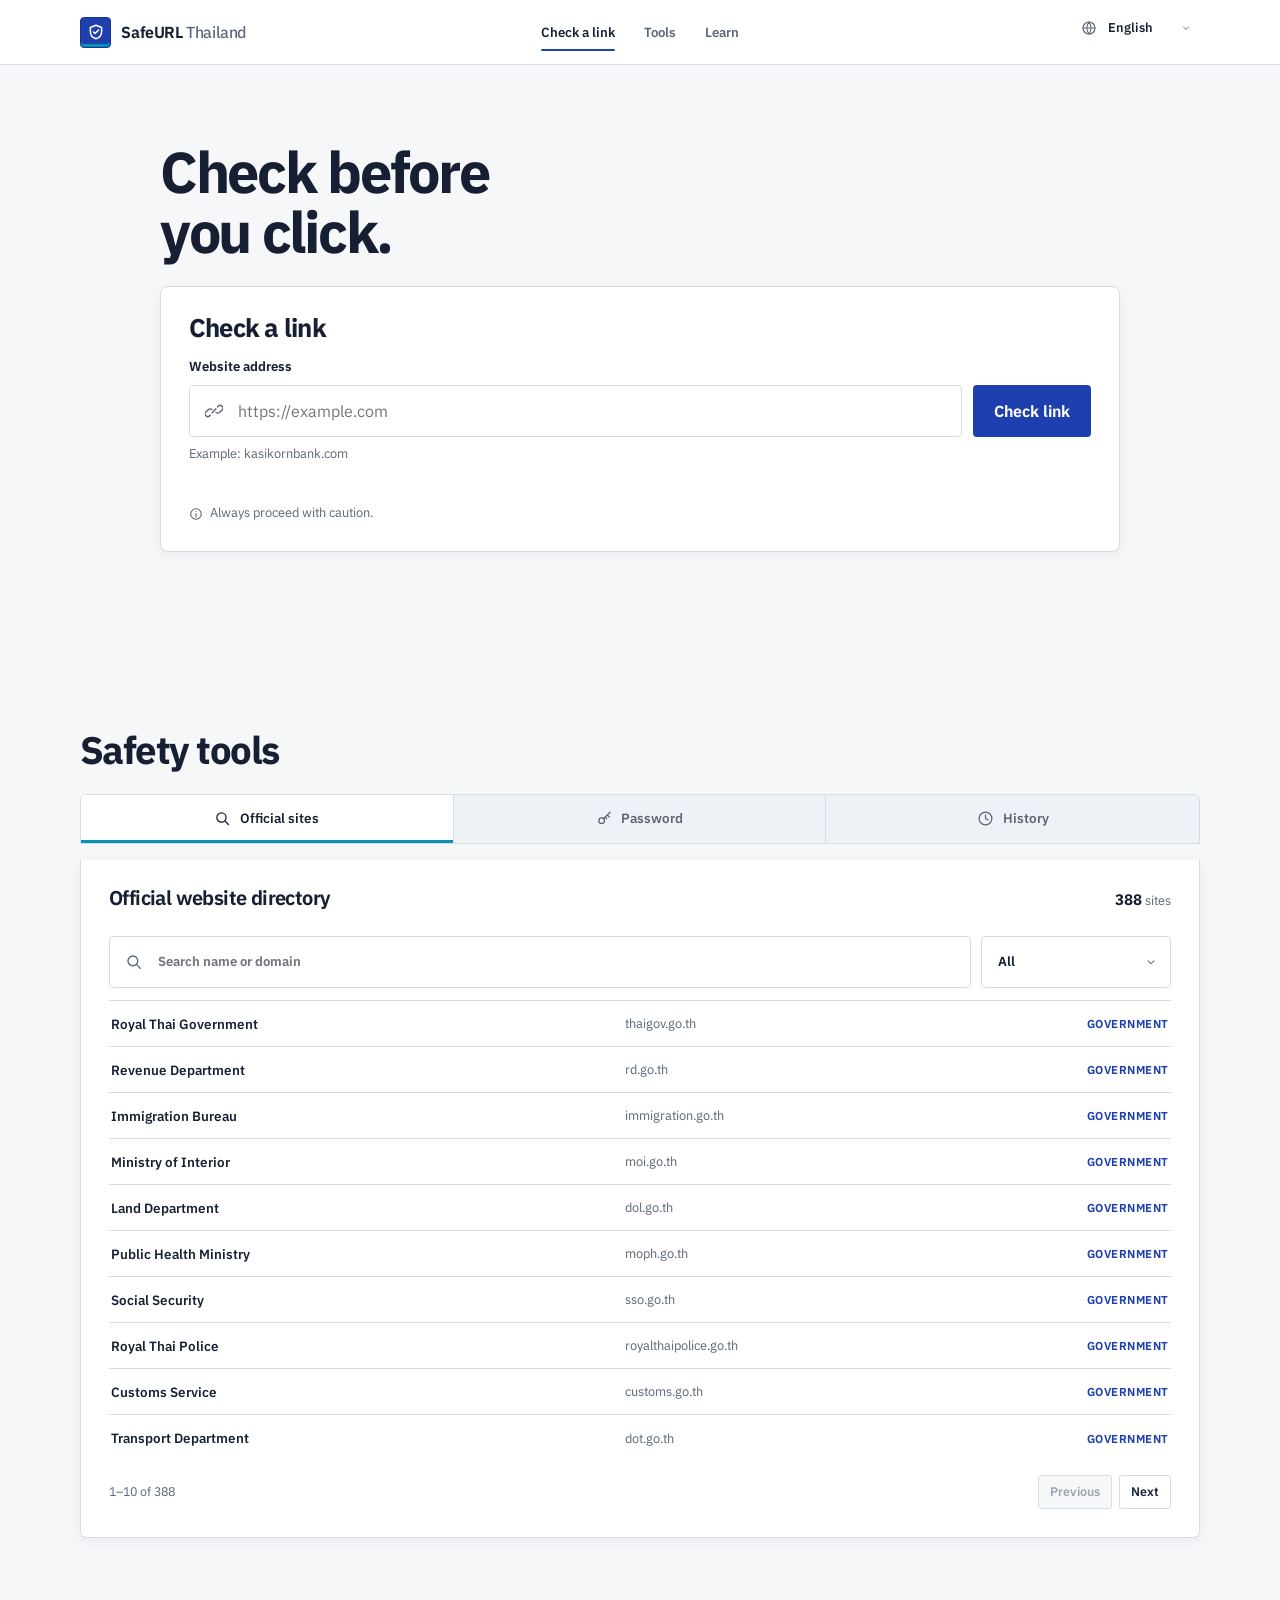
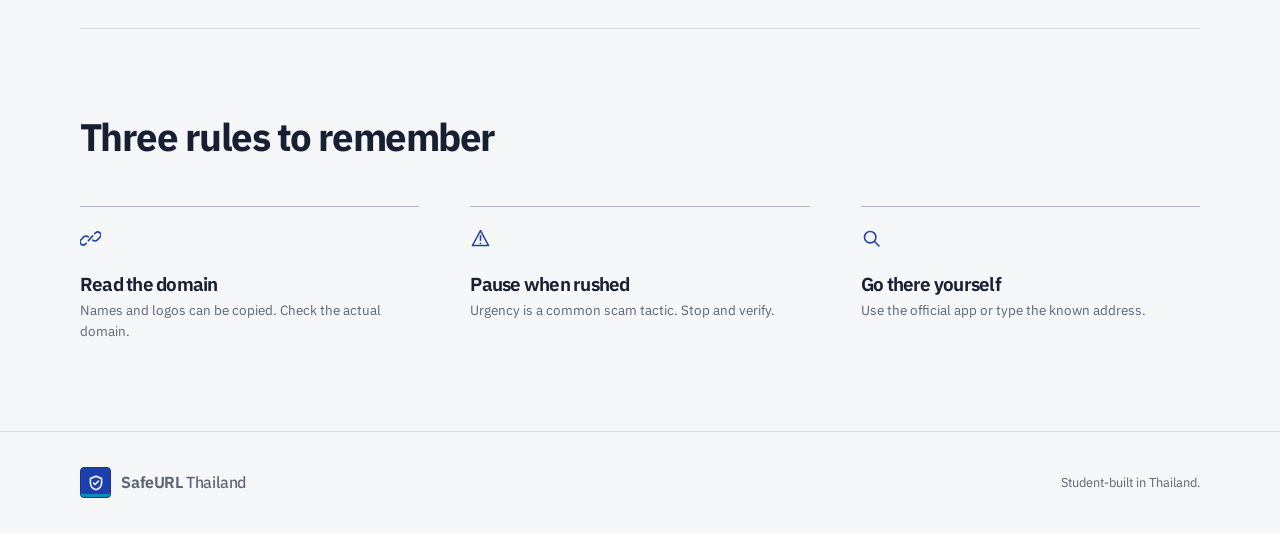
<file: index.html>
<!doctype html>
<html lang="en">
<head>
  <meta charset="utf-8">
  <meta name="viewport" content="width=device-width, initial-scale=1, viewport-fit=cover">
  <meta name="theme-color" content="#1e40af">
  <meta name="description" content="Check suspicious links, find official websites, and learn practical scam-safety habits with SafeURL Thailand.">
  <meta property="og:type" content="website">
  <meta property="og:title" content="SafeURL Thailand — Check before you trust">
  <meta property="og:description" content="Check suspicious links and find official websites with SafeURL Thailand.">
  <meta property="og:url" content="https://safeurlth.com/">
  <title>SafeURL Thailand — Check before you trust</title>
  <link rel="canonical" href="https://safeurlth.com/">
  <link rel="icon" href="favicon.svg" type="image/svg+xml">
  <link rel="preconnect" href="https://fonts.googleapis.com">
  <link rel="preconnect" href="https://fonts.gstatic.com" crossorigin>
  <link href="https://fonts.googleapis.com/css2?family=Anuphan:wght@400;500;600;700&display=swap" rel="stylesheet">
  <link rel="stylesheet" href="styles.css">
</head>
<body>
  <a class="skip-link" href="#main">Skip to main content</a>

  <svg class="icon-sprite" aria-hidden="true">
    <symbol id="icon-shield" viewBox="0 0 24 24"><path d="M12 3 4.5 6v5.2c0 4.9 3 8.3 7.5 9.8 4.5-1.5 7.5-4.9 7.5-9.8V6L12 3Z"/><path d="m8.7 12 2.1 2.1 4.6-4.8"/></symbol>
    <symbol id="icon-arrow" viewBox="0 0 24 24"><path d="M5 12h13M13 6l6 6-6 6"/></symbol>
    <symbol id="icon-link" viewBox="0 0 24 24"><path d="M9.5 14.5 14.5 9"/><path d="m7.2 17.5-1 .9a3.5 3.5 0 0 1-5-5l3.2-3.2a3.5 3.5 0 0 1 5 0"/><path d="m16.8 6.5 1-.9a3.5 3.5 0 0 1 5 5l-3.2 3.2a3.5 3.5 0 0 1-5 0"/></symbol>
    <symbol id="icon-search" viewBox="0 0 24 24"><circle cx="10.5" cy="10.5" r="6.5"/><path d="m15.5 15.5 5 5"/></symbol>
    <symbol id="icon-key" viewBox="0 0 24 24"><circle cx="8" cy="15" r="4"/><path d="m11 12 9-9M16 7l3 3M13 10l2 2"/></symbol>
    <symbol id="icon-clock" viewBox="0 0 24 24"><circle cx="12" cy="12" r="9"/><path d="M12 7v5l3.5 2"/></symbol>
    <symbol id="icon-book" viewBox="0 0 24 24"><path d="M4 5.5A3.5 3.5 0 0 1 7.5 2H11v17H7.5A3.5 3.5 0 0 0 4 22V5.5Z"/><path d="M20 5.5A3.5 3.5 0 0 0 16.5 2H13v17h3.5A3.5 3.5 0 0 1 20 22V5.5Z"/></symbol>
    <symbol id="icon-globe" viewBox="0 0 24 24"><circle cx="12" cy="12" r="9"/><path d="M3 12h18M12 3a15 15 0 0 1 0 18M12 3a15 15 0 0 0 0 18"/></symbol>
    <symbol id="icon-menu" viewBox="0 0 24 24"><path d="M4 7h16M4 12h16M4 17h16"/></symbol>
    <symbol id="icon-close" viewBox="0 0 24 24"><path d="m6 6 12 12M18 6 6 18"/></symbol>
    <symbol id="icon-check" viewBox="0 0 24 24"><path d="m5 12.5 4.3 4.3L19 7"/></symbol>
    <symbol id="icon-alert" viewBox="0 0 24 24"><path d="M12 3 2.8 20h18.4L12 3Z"/><path d="M12 9v5M12 17.5v.1"/></symbol>
    <symbol id="icon-info" viewBox="0 0 24 24"><circle cx="12" cy="12" r="9"/><path d="M12 11v6M12 7.5v.1"/></symbol>
    <symbol id="icon-eye" viewBox="0 0 24 24"><path d="M2.5 12s3.5-6 9.5-6 9.5 6 9.5 6-3.5 6-9.5 6-9.5-6-9.5-6Z"/><circle cx="12" cy="12" r="2.5"/></symbol>
    <symbol id="icon-copy" viewBox="0 0 24 24"><rect x="8" y="8" width="11" height="11" rx="2"/><path d="M16 8V5a2 2 0 0 0-2-2H5a2 2 0 0 0-2 2v9a2 2 0 0 0 2 2h3"/></symbol>
    <symbol id="icon-flag" viewBox="0 0 24 24"><path d="M5 21V4M5 5h10l-1.5 3L15 11H5"/></symbol>
    <symbol id="icon-trash" viewBox="0 0 24 24"><path d="M4 7h16M9 3h6l1 4H8l1-4ZM7 7l1 14h8l1-14M10 11v6M14 11v6"/></symbol>
    <symbol id="icon-lock" viewBox="0 0 24 24"><rect x="5" y="10" width="14" height="11" rx="2"/><path d="M8 10V7a4 4 0 0 1 8 0v3"/></symbol>
    <symbol id="icon-chevron" viewBox="0 0 24 24"><path d="m7 10 5 5 5-5"/></symbol>
  </svg>

  <header class="site-header">
    <div class="header-inner">
      <a class="brand" href="#top" aria-label="SafeURL Thailand home">
        <span class="brand-mark"><svg><use href="#icon-shield"/></svg></span>
        <span class="brand-name">SafeURL <span>Thailand</span></span>
      </a>

      <button class="menu-button icon-button" id="menuButton" type="button" aria-expanded="false" aria-controls="primaryNav" aria-label="Open navigation">
        <svg><use href="#icon-menu"/></svg>
      </button>

      <nav class="primary-nav" id="primaryNav" aria-label="Primary navigation">
        <a class="active" href="#check" data-i18n="navCheck">Check a link</a>
        <a href="#tools" data-i18n="navTools">Tools</a>
        <a href="#learn" data-i18n="navLearn">Learn</a>
      </nav>

      <label class="language-control" for="languageSelect">
        <svg><use href="#icon-globe"/></svg>
        <span class="sr-only">Language</span>
        <select id="languageSelect" aria-label="Choose language">
          <option value="en">English</option>
          <option value="th">ไทย</option>
          <option value="zh">中文</option>
          <option value="ms">Melayu</option>
          <option value="my">မြန်မာ</option>
          <option value="lo">ລາວ</option>
          <option value="vi">Tiếng Việt</option>
          <option value="km">ខ្មែរ</option>
          <option value="ja">日本語</option>
          <option value="ko">한국어</option>
          <option value="hi">हिंदी</option>
        </select>
        <svg class="select-chevron"><use href="#icon-chevron"/></svg>
      </label>
    </div>
  </header>

  <main id="main">
    <section class="hero" id="top">
      <div class="hero-inner">
        <div class="hero-copy">
          <h1 data-i18n="heroTitle">Check before you click.</h1>
        </div>

        <div class="checker-shell" id="check">
          <div class="checker-heading">
            <h2 data-i18n="checkerTitle">Check a link</h2>
          </div>

          <form id="urlForm" novalidate>
            <label for="urlInput" data-i18n="urlLabel">Website address</label>
            <div class="url-entry">
              <div class="input-wrap">
                <svg><use href="#icon-link"/></svg>
                <input id="urlInput" name="url" type="text" inputmode="url" autocomplete="off" spellcheck="false" maxlength="2048" placeholder="https://example.com" aria-describedby="urlHint urlError">
                <button class="clear-input icon-button" id="clearUrl" type="button" aria-label="Clear website address" hidden><svg><use href="#icon-close"/></svg></button>
              </div>
              <button class="primary-button" id="checkButton" type="submit">
                <span data-i18n="checkButton">Check link</span>
              </button>
            </div>
            <p class="field-hint" id="urlHint" data-i18n="urlHint">Example: kasikornbank.com</p>
            <p class="field-error" id="urlError" role="alert"></p>
          </form>

          <div class="result-panel" id="resultPanel" aria-live="polite" hidden></div>

          <div class="checker-footnote">
            <svg><use href="#icon-info"/></svg>
            <p data-i18n="checkerNote">Always proceed with caution.</p>
          </div>
        </div>
      </div>
    </section>

    <section class="toolkit section" id="tools">
      <div class="section-heading">
        <div>
          <h2 data-i18n="toolsTitle">Safety tools</h2>
        </div>
      </div>

      <div class="tool-layout">
        <div class="tool-tabs" role="tablist" aria-label="Safety tools">
          <button class="tool-tab active" id="sitesTab" type="button" role="tab" aria-selected="true" aria-controls="sitesPanel" data-panel="sitesPanel">
            <svg><use href="#icon-search"/></svg><span><strong data-i18n="sitesTabTitle">Official sites</strong></span>
          </button>
          <button class="tool-tab" id="passwordTab" type="button" role="tab" aria-selected="false" aria-controls="passwordPanel" data-panel="passwordPanel">
            <svg><use href="#icon-key"/></svg><span><strong data-i18n="passwordTabTitle">Password</strong></span>
          </button>
          <button class="tool-tab" id="historyTab" type="button" role="tab" aria-selected="false" aria-controls="historyPanel" data-panel="historyPanel">
            <svg><use href="#icon-clock"/></svg><span><strong data-i18n="historyTabTitle">History</strong></span>
          </button>
        </div>

        <div class="tool-workspace">
          <section class="tool-panel active" id="sitesPanel" role="tabpanel" aria-labelledby="sitesTab">
            <div class="panel-heading">
              <div><h3 data-i18n="sitesTitle">Official website directory</h3></div>
              <span class="directory-count"><strong id="siteCount">0</strong> <span data-i18n="directoryLabel">directory entries</span></span>
            </div>
            <div class="directory-controls">
              <label class="search-field" for="siteSearch">
                <svg><use href="#icon-search"/></svg>
                <input id="siteSearch" type="search" autocomplete="off" maxlength="100" placeholder="Search name or domain" data-i18n-placeholder="siteSearchPlaceholder">
              </label>
              <label class="category-select" for="categorySelect">
                <span class="sr-only">Category</span>
                <select id="categorySelect" aria-label="Filter official sites by category"></select>
                <svg><use href="#icon-chevron"/></svg>
              </label>
            </div>
            <div class="site-results" id="siteResults"></div>
            <div class="directory-pager" id="directoryPager">
              <span id="siteRange" aria-live="polite"></span>
              <div>
                <button class="pager-button" id="prevSites" type="button">Previous</button>
                <button class="pager-button" id="nextSites" type="button">Next</button>
              </div>
            </div>
          </section>

          <section class="tool-panel" id="passwordPanel" role="tabpanel" aria-labelledby="passwordTab" hidden>
            <div class="panel-heading">
              <div><h3 data-i18n="passwordTitle">Check password strength</h3></div>
            </div>
            <label for="passwordInput" data-i18n="passwordLabel">Password to test</label>
            <div class="password-entry">
              <input id="passwordInput" type="password" autocomplete="new-password" maxlength="256" placeholder="Enter a password" data-i18n-placeholder="passwordPlaceholder">
              <button class="icon-button" id="togglePassword" type="button" aria-label="Show password"><svg><use href="#icon-eye"/></svg></button>
            </div>
            <div class="strength-summary" aria-live="polite">
              <div class="strength-meter" aria-hidden="true"><span id="strengthBar"></span></div>
              <div class="strength-line"><strong id="strengthLabel" data-i18n="passwordEmpty">Enter a password to begin</strong><span id="strengthScore"></span></div>
            </div>
            <ul class="password-rules" id="passwordRules">
              <li data-rule="length"><svg><use href="#icon-check"/></svg><span data-i18n="ruleLength">At least 12 characters</span></li>
              <li data-rule="case"><svg><use href="#icon-check"/></svg><span data-i18n="ruleCase">Uppercase and lowercase letters</span></li>
              <li data-rule="number"><svg><use href="#icon-check"/></svg><span data-i18n="ruleNumber">At least one number</span></li>
              <li data-rule="symbol"><svg><use href="#icon-check"/></svg><span data-i18n="ruleSymbol">At least one symbol</span></li>
              <li data-rule="common"><svg><use href="#icon-check"/></svg><span data-i18n="ruleCommon">Avoids common patterns</span></li>
            </ul>
          </section>

          <section class="tool-panel" id="historyPanel" role="tabpanel" aria-labelledby="historyTab" hidden>
            <div class="panel-heading">
              <div><h3 data-i18n="historyTitle">Recent checks</h3></div>
              <button class="danger-text-button" id="clearHistory" type="button"><svg><use href="#icon-trash"/></svg><span data-i18n="clearHistory">Clear history</span></button>
            </div>
            <div class="history-list" id="historyList"></div>
          </section>
        </div>
      </div>
    </section>

    <section class="learn section" id="learn">
      <div class="learn-heading">
        <div><h2 data-i18n="learnTitle">Three rules to remember</h2></div>
      </div>
      <div class="lesson-list">
        <article><svg><use href="#icon-link"/></svg><div><h3 data-i18n="lessonOneTitle">Read the domain, not the message</h3><p data-i18n="lessonOneText">A familiar logo or sender name can be copied. The domain is harder to fake convincingly.</p></div></article>
        <article><svg><use href="#icon-alert"/></svg><div><h3 data-i18n="lessonTwoTitle">Treat urgency as a warning</h3><p data-i18n="lessonTwoText">Scammers rush you so you act before checking. Stop when a message threatens a deadline or account closure.</p></div></article>
        <article><svg><use href="#icon-search"/></svg><div><h3 data-i18n="lessonThreeTitle">Open official sites yourself</h3><p data-i18n="lessonThreeText">For banks, deliveries, and government services, type the known address or use the official app.</p></div></article>
      </div>
    </section>

  </main>

  <footer class="site-footer">
    <div class="footer-inner">
      <a class="brand footer-brand" href="#top"><span class="brand-mark"><svg><use href="#icon-shield"/></svg></span><span class="brand-name">SafeURL <span>Thailand</span></span></a>
      <p data-i18n="footerText">Student-built in Thailand.</p>
    </div>
  </footer>

  <dialog class="report-dialog" id="reportDialog">
    <form method="dialog" id="reportForm">
      <div class="dialog-heading">
        <div><h2 data-i18n="reportTitle">Report this link</h2><p data-i18n="reportIntro">Saved only on this device.</p></div>
        <button class="icon-button" id="closeReport" type="button" aria-label="Close report form"><svg><use href="#icon-close"/></svg></button>
      </div>
      <label for="reportUrl" data-i18n="reportedUrl">Website address</label>
      <input id="reportUrl" type="text" readonly>
      <label for="reportReason" data-i18n="reportReasonLabel">Reason</label>
      <select id="reportReason" required>
        <option value="" data-i18n="reportReasonPlaceholder">Choose a reason</option>
        <option value="phishing">Phishing</option>
        <option value="impersonation">Impersonation</option>
        <option value="malware">Malware</option>
        <option value="scam">Scam</option>
        <option value="other">Other</option>
      </select>
      <label for="reportDetails" data-i18n="reportDetailsLabel">Details (optional)</label>
      <textarea id="reportDetails" rows="3" maxlength="400"></textarea>
      <div class="dialog-actions">
        <button class="secondary-button" id="cancelReport" type="button" data-i18n="cancelButton">Cancel</button>
        <button class="primary-button" id="submitReport" value="default"><span data-i18n="submitReport">Save report</span></button>
      </div>
    </form>
  </dialog>

  <div class="toast" id="toast" role="status" aria-live="polite"></div>
  <script src="app.js" defer></script>
</body>
</html>
</file>
<file: styles.css>
:root {
  --ink: #172033;
  --ink-soft: #334155;
  --muted: #5b6575;
  --brand-blue: #1e40af;
  --brand-teal: #0891b2;
  --accent: #1e40af;
  --accent-hover: #1e3a8a;
  --accent-soft: #eff6ff;
  --canvas: #f6f7f9;
  --surface: #ffffff;
  --surface-soft: #eef1f5;
  --line: #d7dde6;
  --line-strong: #aab4c3;
  --success: #1e6a46;
  --success-bg: #e4f3e9;
  --warning: #805600;
  --warning-bg: #fff1c9;
  --danger: #943c34;
  --danger-bg: #fae8e5;
  --white: #ffffff;
  --font: "Anuphan", "Leelawadee UI", sans-serif;
  --content: 1120px;
  --reading: 68ch;
  --radius-sm: 4px;
  --radius-md: 6px;
  --radius-lg: 8px;
  --shadow-sm: 0 4px 14px rgba(23, 32, 51, 0.05);
  --shadow-md: 0 8px 24px rgba(23, 32, 51, 0.07);
}

* { box-sizing: border-box; }
html { scroll-behavior: smooth; scroll-padding-top: 88px; }
body { margin: 0; background: var(--canvas); color: var(--ink); font-family: var(--font); font-size: 16px; line-height: 1.55; -webkit-font-smoothing: antialiased; text-rendering: optimizeLegibility; }
body.menu-open { overflow: hidden; }
::selection { background: #bfdbfe; color: #172033; }
* { scrollbar-color: #a3aaa8 transparent; scrollbar-width: thin; }
*::-webkit-scrollbar { width: 10px; height: 10px; }
*::-webkit-scrollbar-thumb { background: #a3aaa8; border: 3px solid transparent; border-radius: 10px; background-clip: padding-box; }
button, input, select, textarea { font: inherit; }
button, select { cursor: pointer; }
button { -webkit-tap-highlight-color: transparent; }
a { color: inherit; text-underline-offset: 0.2em; }
svg { display: block; fill: none; stroke: currentColor; stroke-linecap: round; stroke-linejoin: round; stroke-width: 1.8; }
.icon-sprite { position: absolute; width: 0; height: 0; overflow: hidden; }
.sr-only { position: absolute; width: 1px; height: 1px; padding: 0; margin: -1px; overflow: hidden; clip: rect(0,0,0,0); white-space: nowrap; border: 0; }
[hidden] { display: none !important; }
.skip-link { position: fixed; top: 0.75rem; left: 0.75rem; z-index: 999; padding: 0.7rem 1rem; background: var(--ink); color: var(--white); border-radius: 4px; transform: translateY(-150%); transition: transform 180ms ease-out; }
.skip-link:focus { transform: translateY(0); }
:focus-visible { outline: 3px solid #0b8478; outline-offset: 3px; }
h1, h2, h3, p { margin-top: 0; }
h1, h2, h3 { line-height: 1.04; letter-spacing: -0.04em; text-wrap: balance; }
h1 { max-width: 16ch; margin: 0 0 1.25rem; font-size: clamp(2.5rem, 5vw, 3.6rem); font-weight: 700; }
h2 { margin-bottom: 0.55rem; font-size: clamp(1.8rem, 3vw, 2.45rem); font-weight: 700; }
h3 { margin-bottom: 0.35rem; font-size: 1.3rem; font-weight: 650; }
p { max-width: var(--reading); }

.site-header { position: sticky; top: 0; z-index: 100; background: var(--surface); border-bottom: 1px solid var(--line); }
.header-inner, .hero-inner, .section, .footer-inner { width: min(calc(100% - 3rem), var(--content)); margin-inline: auto; }
.header-inner { min-height: 64px; display: grid; grid-template-columns: 1fr auto 1fr; align-items: center; gap: 1.5rem; }
.brand { display: inline-flex; align-items: center; gap: 0.65rem; width: max-content; text-decoration: none; font-weight: 650; }
.brand-mark { width: 31px; height: 31px; display: grid; place-items: center; color: var(--white); background: var(--brand-blue); border: 1px solid #17358f; border-radius: 4px; box-shadow: inset 0 -3px 0 var(--brand-teal); }
.brand-mark svg { width: 18px; height: 18px; stroke-width: 2; }
.brand-name { letter-spacing: -0.025em; }
.brand-name span { color: var(--muted); font-weight: 500; }
.primary-nav { display: flex; align-items: center; justify-content: center; gap: 1.8rem; }
.primary-nav a { position: relative; padding: 0.35rem 0; color: var(--muted); font-size: 0.83rem; font-weight: 600; text-decoration: none; }
.primary-nav a:hover, .primary-nav a.active { color: var(--ink); }
.primary-nav a.active::after { content: ""; position: absolute; inset: auto 0 -0.18rem; height: 2px; background: var(--accent); border-radius: 2px; }
.language-control { position: relative; justify-self: end; display: flex; align-items: center; gap: 0.35rem; min-height: 40px; padding: 0 0.45rem 0 0.7rem; color: var(--muted); border: 1px solid transparent; border-radius: 4px; }
.language-control:hover { background: var(--surface); border-color: var(--line); }
.language-control > svg { width: 16px; height: 16px; }
.language-control select { width: auto; min-height: 38px; padding: 0 1.5rem 0 0.3rem; border: 0; background: transparent; color: var(--ink); font-size: 0.8rem; font-weight: 600; appearance: none; }
.select-chevron { position: absolute; right: 0.45rem; width: 12px !important; pointer-events: none; }
.icon-button { display: inline-grid; place-items: center; width: 42px; height: 42px; padding: 0; border: 0; border-radius: 4px; background: transparent; color: inherit; }
.icon-button:hover { background: rgba(29, 29, 31, 0.06); }
.icon-button svg { width: 20px; height: 20px; }
.menu-button { display: none; justify-self: end; }

.hero { padding: clamp(3rem, 6vw, 5rem) 0 clamp(4rem, 7vw, 6rem); }
.hero-inner { max-width: 960px; }
.hero-copy { text-align: left; margin-bottom: 1.5rem; }
.hero-intro { max-width: 42ch; margin: 0 auto; color: var(--muted); font-size: clamp(1.08rem, 2vw, 1.35rem); line-height: 1.45; }
.checker-shell { padding: clamp(1.2rem, 2.5vw, 1.75rem); background: var(--surface); border: 1px solid var(--line); border-radius: var(--radius-lg); box-shadow: var(--shadow-sm); }
.checker-heading { margin-bottom: 1rem; }
.checker-heading h2 { font-size: clamp(1.3rem, 2vw, 1.6rem); letter-spacing: -0.03em; margin: 0; }
.checker-heading p { margin: 0; color: var(--muted); font-size: 0.9rem; }
label { display: block; margin-bottom: 0.45rem; font-size: 0.82rem; font-weight: 650; }
.url-entry { display: grid; grid-template-columns: minmax(0, 1fr) auto; gap: 0.7rem; }
.input-wrap { position: relative; min-width: 0; }
.input-wrap > svg { position: absolute; left: 1rem; top: 50%; width: 18px; height: 18px; color: var(--muted); transform: translateY(-50%); pointer-events: none; }
.input-wrap input { padding-inline: 3rem; }
.clear-input { position: absolute; right: 0.3rem; top: 50%; transform: translateY(-50%); }
input, select, textarea { width: 100%; min-height: 52px; padding: 0.8rem 1rem; border: 1px solid var(--line); border-radius: var(--radius-sm); background: var(--surface); color: var(--ink); caret-color: var(--accent); }
input::placeholder, textarea::placeholder { color: #74757b; opacity: 1; }
input:hover, select:hover, textarea:hover { border-color: var(--line-strong); }
input:focus, select:focus, textarea:focus { border-color: var(--accent); box-shadow: 0 0 0 4px var(--accent-soft); outline: 0; }
.primary-button, .secondary-button { min-height: 52px; display: inline-flex; align-items: center; justify-content: center; gap: 0.55rem; padding: 0.75rem 1.25rem; border: 1px solid transparent; border-radius: var(--radius-sm); font-weight: 650; }
.primary-button { background: var(--accent); color: var(--white); }
.primary-button:hover { background: var(--accent-hover); }
.primary-button:disabled { background: #7f9491; cursor: not-allowed; }
.secondary-button { background: var(--surface); color: var(--ink); border-color: var(--line); }
.secondary-button:hover { background: var(--canvas); }
.field-hint, .field-error { min-height: 1.25em; margin: 0.45rem 0 0; font-size: 0.8rem; }
.field-hint { color: var(--muted); }
.field-error { color: var(--danger); font-weight: 550; }
.checker-footnote { display: flex; align-items: flex-start; gap: 0.45rem; margin-top: 1rem; color: var(--muted); }
.checker-footnote svg { flex: 0 0 auto; width: 14px; height: 14px; margin-top: 0.2rem; }
.checker-footnote p { margin: 0; font-size: 0.8rem; }
.result-panel { margin-top: 1rem; border-radius: 4px; overflow: hidden; animation: result-reveal 280ms cubic-bezier(.2,.8,.2,1) both; }
@keyframes result-reveal { from { opacity: 0; clip-path: inset(0 0 100% 0); transform: translateY(-6px); } to { opacity: 1; clip-path: inset(0); transform: none; } }
.result-panel.safe { background: var(--success-bg); color: #184c34; border: 1px solid #9fc7ac; }
.result-panel.caution { background: var(--warning-bg); color: #624400; border: 1px solid #d9bd73; }
.result-panel.danger { background: var(--danger-bg); color: #702c26; border: 1px solid #d8a49e; }
.result-panel.loading { background: var(--canvas); color: var(--ink); border: 1px solid var(--line); }
.result-top { display: grid; grid-template-columns: auto minmax(0,1fr) auto; gap: 0.8rem; align-items: start; padding: 1rem; }
.result-icon { width: 36px; height: 36px; display: grid; place-items: center; border: 1px solid currentColor; border-radius: 3px; background: rgba(255,255,255,.72); }
.result-icon svg { width: 17px; height: 17px; }
.result-copy { min-width: 0; }
.result-label { display: block; margin-bottom: 0.1rem; font-size: 0.75rem; font-weight: 700; letter-spacing: 0.08em; text-transform: uppercase; }
.result-copy h3 { margin-bottom: 0.2rem; font-size: 1rem; letter-spacing: -0.02em; }
.result-copy p { margin: 0; font-size: 0.82rem; }
.result-domain { overflow-wrap: anywhere; font-weight: 600; }
.report-button { min-height: 38px; display: inline-flex; align-items: center; gap: 0.35rem; padding: 0.35rem 0.6rem; background: transparent; color: currentColor; border: 1px solid currentColor; border-radius: 3px; font-size: 0.8rem; font-weight: 600; }
.report-button svg { width: 14px; height: 14px; }
.result-details { padding: 0.8rem 1rem 1rem; border-top: 1px solid rgba(29,29,31,.12); }
.result-details ul { display: grid; gap: 0.4rem; margin: 0; padding: 0; list-style: none; }
.result-details li { display: flex; gap: 0.45rem; align-items: flex-start; font-size: 0.8rem; }
.result-details li svg { width: 14px; height: 14px; margin-top: 0.15rem; flex: 0 0 auto; }
.spinner { width: 18px; height: 18px; border: 2px solid var(--line-strong); border-top-color: var(--accent); border-radius: 50%; animation: spin 0.8s linear infinite; }
@keyframes spin { to { transform: rotate(360deg); } }

.section { padding-block: clamp(4rem, 7vw, 6rem); }
.section-heading { margin-bottom: 1.4rem; }
.section-heading > div { max-width: 720px; }
.section-heading p, .learn-heading p { margin: 0; color: var(--muted); font-size: 1.02rem; }
.tool-layout { display: grid; gap: 1rem; }
.tool-tabs { display: grid; grid-template-columns: repeat(3, 1fr); gap: 0; padding: 0; background: var(--surface); border: 1px solid var(--line); border-radius: 6px 6px 0 0; overflow: hidden; }
.tool-tab { min-height: 48px; display: flex; align-items: center; justify-content: center; gap: 0.55rem; padding: 0.6rem 0.9rem; border: 0; border-right: 1px solid var(--line); border-radius: 0; background: var(--surface-soft); color: var(--muted); }
.tool-tab:last-child { border-right: 0; }
.tool-tab > svg { width: 17px; height: 17px; }
.tool-tab strong { display: block; color: inherit; font-size: 0.84rem; font-weight: 600; }
.tool-tab small { display: none; }
.tool-tab:hover { color: var(--ink); }
.tool-tab.active { background: var(--surface); color: var(--ink); box-shadow: inset 0 -3px 0 var(--brand-teal); }
.tool-workspace { min-width: 0; overflow: hidden; background: var(--surface); border: 1px solid var(--line); border-top: 0; border-radius: 0 0 6px 6px; box-shadow: var(--shadow-sm); }
.tool-panel { padding: clamp(1.1rem, 3vw, 1.75rem); }
.panel-heading { display: flex; justify-content: space-between; align-items: flex-start; gap: 1.5rem; margin-bottom: 1.4rem; }
.panel-heading h3 { font-size: 1.25rem; letter-spacing: -0.03em; }
.panel-heading p { margin: 0; color: var(--muted); font-size: 0.86rem; }
.directory-count { color: var(--muted); font-size: 0.8rem; white-space: nowrap; }
.directory-count strong { color: var(--ink); font-size: 0.95rem; font-variant-numeric: tabular-nums; }
.directory-controls { display: grid; grid-template-columns: minmax(0,1fr) 190px; gap: 0.6rem; margin-bottom: 0.75rem; }
.search-field { position: relative; margin: 0; }
.search-field svg { position: absolute; left: 1rem; top: 50%; width: 18px; height: 18px; color: var(--muted); transform: translateY(-50%); }
.search-field input { padding-left: 3rem; }
.category-select { position: relative; margin: 0; }
.category-select select { padding-right: 2.4rem; appearance: none; }
.category-select svg { position: absolute; right: 0.8rem; top: 50%; width: 14px; height: 14px; color: var(--muted); transform: translateY(-50%); pointer-events: none; }
.site-results { border-top: 1px solid var(--line); }
.site-row { display: grid; grid-template-columns: minmax(0,1fr) minmax(180px,.8fr) 130px; gap: 1rem; align-items: center; min-height: 46px; padding: 0.55rem 0.15rem; border-bottom: 1px solid var(--line); }
.site-row:last-child { border-bottom: 0; }
.site-name { min-width: 0; font-size: 0.84rem; font-weight: 600; }
.site-domain { color: var(--muted); font-size: 0.8rem; overflow-wrap: anywhere; }
.site-category { justify-self: end; color: var(--accent); font-size: 0.72rem; font-weight: 650; letter-spacing: 0.04em; text-transform: uppercase; }
.directory-pager { display: flex; align-items: center; justify-content: space-between; gap: 1rem; padding-top: 0.85rem; color: var(--muted); font-size: 0.78rem; }
.directory-pager > div { display: flex; gap: 0.4rem; }
.pager-button { min-height: 34px; padding: 0.35rem 0.7rem; border: 1px solid var(--line); border-radius: 3px; background: var(--surface); color: var(--ink); font-size: 0.78rem; font-weight: 600; }
.pager-button:hover:not(:disabled) { border-color: var(--accent); color: var(--accent); }
.pager-button:disabled { color: #9aa3b1; background: var(--canvas); cursor: not-allowed; }
.empty-state { padding: 2.6rem 1rem; text-align: center; color: var(--muted); }
.empty-state svg { width: 24px; height: 24px; margin: 0 auto 0.65rem; color: var(--accent); }
.empty-state h4 { margin: 0 0 0.2rem; color: var(--ink); font-size: 0.95rem; }
.empty-state p { margin: 0 auto; font-size: 0.8rem; }
.text-button, .danger-text-button { border: 0; background: transparent; font-weight: 600; }
.text-button { padding: 0.65rem 0; color: var(--accent); }
.danger-text-button { display: inline-flex; align-items: center; gap: 0.35rem; padding: 0.5rem 0; color: var(--danger); font-size: 0.8rem; }
.danger-text-button svg { width: 15px; height: 15px; }
.password-entry { position: relative; }
.password-entry input { padding-right: 3.2rem; }
.password-entry button { position: absolute; right: 0.3rem; top: 50%; transform: translateY(-50%); }
.strength-summary { margin: 1.25rem 0; }
.strength-meter { height: 7px; overflow: hidden; background: var(--surface-soft); border-radius: 99px; }
.strength-meter span { display: block; width: 100%; height: 100%; background: var(--line-strong); transform: scaleX(0); transform-origin: left; transition: transform 240ms ease-out, background 240ms ease-out; }
.strength-line { display: flex; justify-content: space-between; gap: 1rem; margin-top: 0.5rem; }
.strength-line strong { font-size: 0.8rem; }
.strength-line span { color: var(--muted); font-size: 0.8rem; }
.password-rules { display: grid; grid-template-columns: repeat(2, minmax(0,1fr)); gap: 0.65rem 1.2rem; margin: 0; padding: 1rem; list-style: none; background: var(--canvas); border: 1px solid var(--line); border-radius: 4px; }
.password-rules li { display: flex; align-items: center; gap: 0.45rem; color: var(--muted); font-size: 0.76rem; }
.password-rules svg { width: 14px; height: 14px; color: var(--line-strong); }
.password-rules li.passed { color: var(--success); font-weight: 600; }
.password-rules li.passed svg { color: var(--success); }
.history-list { display: grid; }
.history-row { display: grid; grid-template-columns: auto minmax(0,1fr) auto; gap: 0.75rem; align-items: center; padding: 0.8rem 0.15rem; border-bottom: 1px solid var(--line); }
.history-status { width: 30px; height: 30px; display: grid; place-items: center; border-radius: 50%; }
.history-status svg { width: 14px; height: 14px; }
.history-status.safe { background: var(--success-bg); color: var(--success); }
.history-status.caution { background: var(--warning-bg); color: var(--warning); }
.history-status.danger { background: var(--danger-bg); color: var(--danger); }
.history-domain { min-width: 0; overflow-wrap: anywhere; font-size: 0.82rem; font-weight: 600; }
.history-domain small { display: block; margin-top: 0.1rem; color: var(--muted); font-weight: 400; }
.history-time { color: var(--muted); font-size: 0.75rem; white-space: nowrap; }

.learn { border-top: 1px solid var(--line); }
.learn-heading { max-width: 720px; margin-bottom: 3rem; }
.lesson-list { display: grid; grid-template-columns: repeat(3, minmax(0,1fr)); gap: clamp(1.5rem, 4vw, 4rem); }
.lesson-list article { padding-top: 1.3rem; border-top: 1px solid var(--line-strong); }
.lesson-list article > svg { width: 21px; height: 21px; margin-bottom: 1.6rem; color: var(--accent); }
.lesson-list h3 { font-size: 1.18rem; }
.lesson-list p { margin: 0; color: var(--muted); font-size: 0.84rem; }
.site-footer { padding-block: 2.2rem max(2.2rem, env(safe-area-inset-bottom)); background: var(--canvas); color: var(--muted); border-top: 1px solid var(--line); }
.footer-inner { display: flex; justify-content: space-between; gap: 1.5rem; align-items: center; }
.footer-brand .brand-mark { background: var(--brand-blue); color: var(--white); }
.footer-inner p { margin: 0; font-size: 0.8rem; }
.report-dialog { width: min(92vw, 520px); padding: 0; color: var(--ink); background: var(--surface); border: 1px solid var(--line); border-radius: 6px; box-shadow: var(--shadow-md); }
.report-dialog::backdrop { background: rgba(29,29,31,.62); backdrop-filter: blur(4px); }
.report-dialog form { padding: 1.5rem; }
.dialog-heading { display: flex; justify-content: space-between; gap: 1rem; margin-bottom: 1.3rem; }
.dialog-heading h2 { margin-bottom: 0.3rem; font-size: 1.5rem; }
.dialog-heading p { margin: 0; color: var(--muted); font-size: 0.8rem; }
.report-dialog input, .report-dialog select, .report-dialog textarea { margin-bottom: 0.9rem; }
.report-dialog textarea { min-height: 90px; resize: vertical; }
.dialog-actions { display: flex; justify-content: flex-end; gap: 0.6rem; margin-top: 0.5rem; }
.toast { position: fixed; right: 1rem; bottom: 1rem; z-index: 300; max-width: 360px; padding: 0.75rem 1rem; color: var(--white); background: var(--ink); border-radius: 4px; box-shadow: var(--shadow-md); opacity: 0; transform: translateY(12px); pointer-events: none; transition: opacity 180ms ease-out, transform 180ms ease-out; }
.toast.show { opacity: 1; transform: none; }

@media (max-width: 820px) {
  .header-inner { grid-template-columns: auto 1fr auto; }
  .menu-button { display: inline-grid; grid-column: 2; justify-self: end; }
  .primary-nav { position: fixed; inset: 65px 0 auto; display: none; padding: 0.75rem 1.5rem 1rem; background: var(--canvas); border-bottom: 1px solid var(--line); box-shadow: var(--shadow-sm); }
  .primary-nav.open { display: grid; }
  .primary-nav a { padding: 0.65rem 0; font-size: 0.95rem; }
  .primary-nav a.active::after { display: none; }
  .language-control { grid-column: 3; }
  .lesson-list { grid-template-columns: 1fr; gap: 1.5rem; }
  .lesson-list article { display: grid; grid-template-columns: 32px 1fr; gap: 0.9rem; }
  .lesson-list article > svg { margin: 0.15rem 0 0; }
}
@media (max-width: 600px) {
  .header-inner, .hero-inner, .section, .footer-inner { width: min(calc(100% - 1.25rem), var(--content)); }
  .header-inner { min-height: 60px; gap: 0.45rem; }
  .brand-name { font-size: 0.9rem; }
  .brand-mark { width: 29px; height: 29px; }
  .brand-mark svg { width: 16px; height: 16px; }
  .primary-nav { inset-block-start: 61px; padding-inline: 0.65rem; }
  .language-control { padding-inline: 0.35rem; }
  .language-control > svg:first-child { display: none; }
  .language-control select { max-width: 5rem; padding-right: 1.15rem; font-size: 0.75rem; }
  .hero { padding: 2.8rem 0 3.8rem; }
  h1 { font-size: clamp(2.25rem, 11vw, 3rem); }
  .checker-shell { padding: 1rem; border-radius: 6px; }
  .checker-heading { margin-bottom: 0.9rem; }
  .url-entry { grid-template-columns: 1fr; }
  .url-entry .primary-button { width: 100%; }
  .result-top { grid-template-columns: auto minmax(0,1fr); }
  .result-top .report-button { grid-column: 2; justify-self: start; }
  .section { padding-block: 3.8rem; }
  h2 { font-size: clamp(1.7rem, 8vw, 2.2rem); }
  .tool-tabs { overflow-x: auto; grid-template-columns: repeat(3, minmax(128px, 1fr)); }
  .tool-tab { min-height: 48px; padding-inline: 0.6rem; }
  .tool-panel { padding: 1rem; }
  .panel-heading { display: block; }
  .directory-count, .danger-text-button { margin-top: 0.6rem; }
  .directory-controls { grid-template-columns: 1fr; }
  .site-row { grid-template-columns: minmax(0,1fr) auto; gap: 0.25rem 0.7rem; }
  .site-domain { grid-column: 1 / -1; }
  .password-rules { grid-template-columns: 1fr; }
  .history-row { grid-template-columns: auto minmax(0,1fr); }
  .history-time { grid-column: 2; }
  .footer-inner { align-items: flex-start; flex-direction: column; }
  .dialog-actions { flex-direction: column-reverse; }
  .dialog-actions button { width: 100%; }
  .toast { inset-inline: 0.75rem; max-width: none; }
}
@media (prefers-reduced-motion: reduce) {
  *, *::before, *::after { scroll-behavior: auto !important; animation-duration: 0.01ms !important; animation-iteration-count: 1 !important; transition-duration: 0.01ms !important; }
}
@media print {
  .site-header, .toolkit, .site-footer, .report-dialog, .toast, .primary-button, .report-button { display: none !important; }
  body { background: white; color: black; }
  .hero, .section { padding: 1.5rem 0; }
  .checker-shell { border: 1px solid #777; box-shadow: none; background: white; color: black; }
}
</file>
